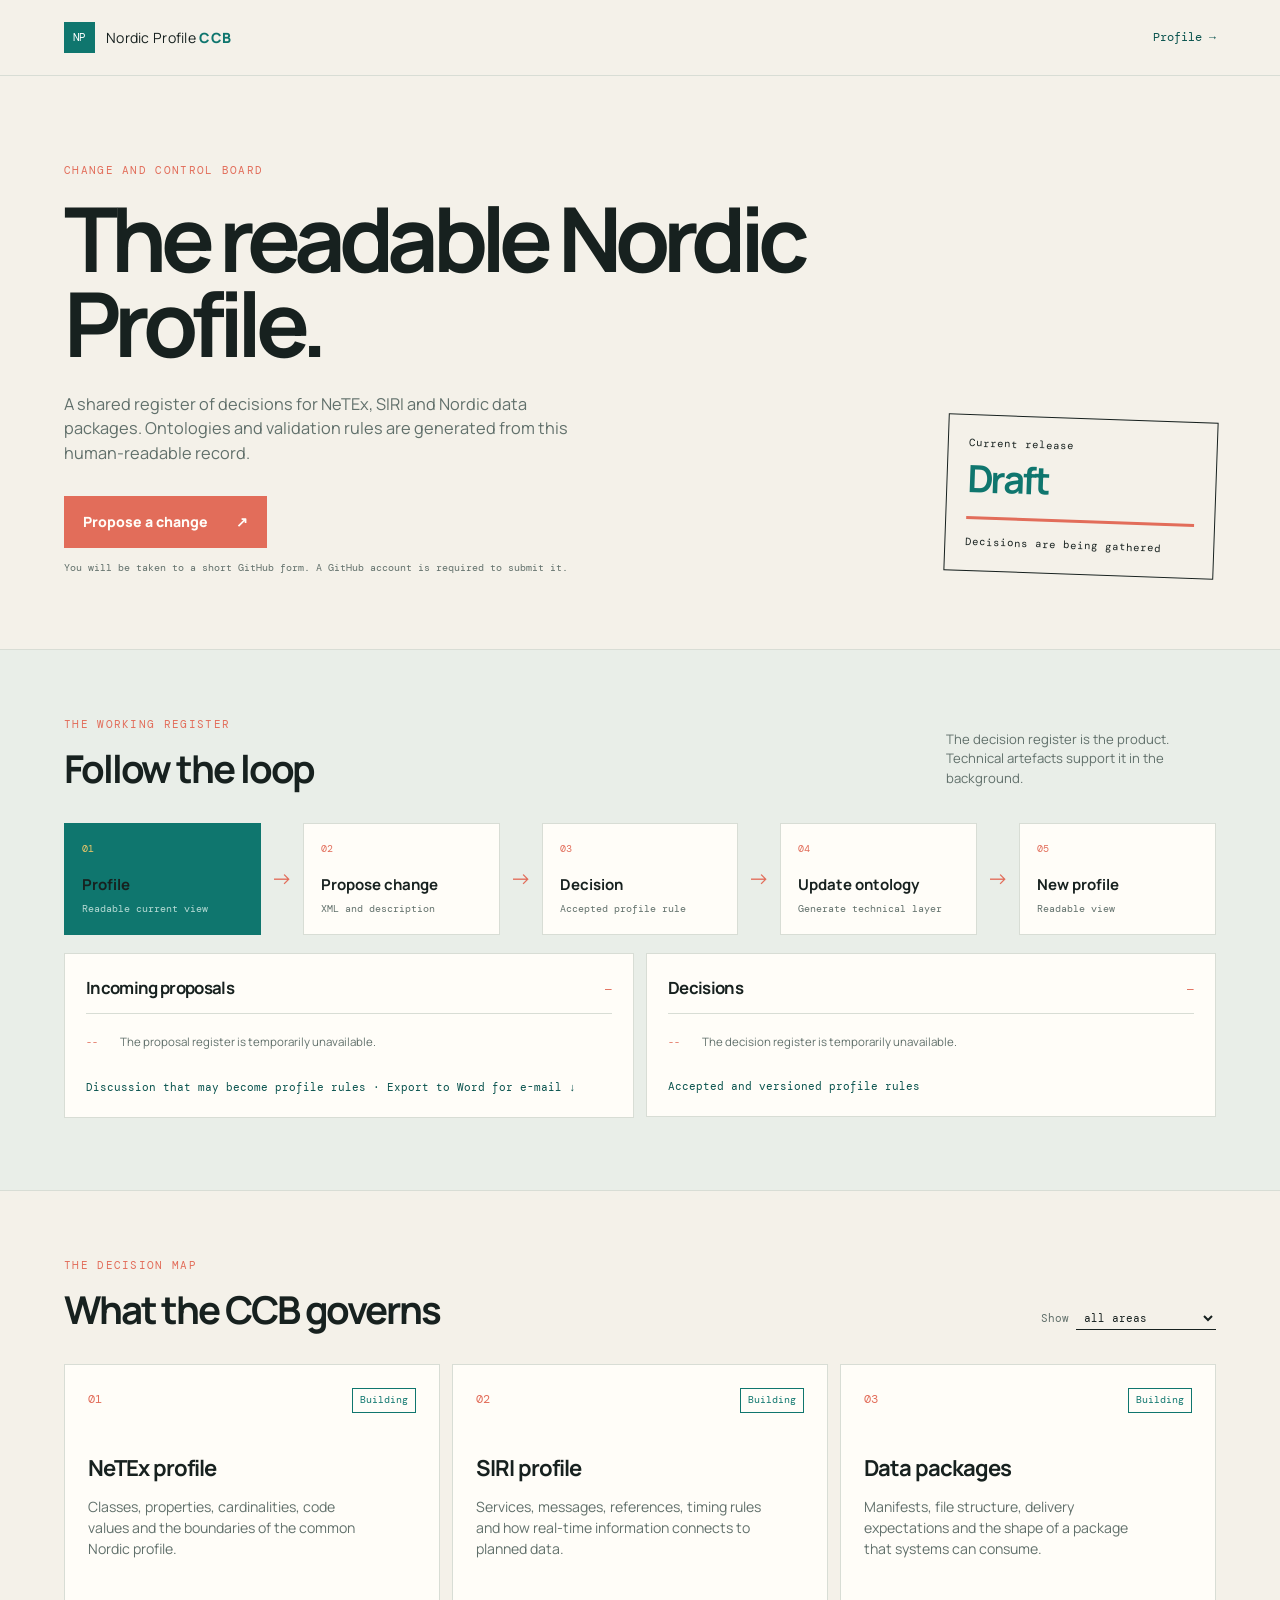
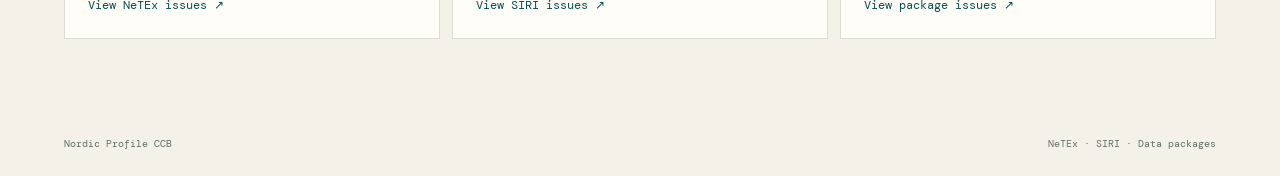
<file: docs/index.html>
<!doctype html>
<html lang="en">
<head>
  <meta charset="utf-8">
  <meta name="viewport" content="width=device-width, initial-scale=1">
  <meta name="description" content="Readable register of Nordic Profile decisions for NeTEx, SIRI and data packages.">
  <title>Nordic Profile CCB</title>
  <link rel="preconnect" href="https://fonts.googleapis.com">
  <link rel="preconnect" href="https://fonts.gstatic.com" crossorigin>
  <link href="https://fonts.googleapis.com/css2?family=DM+Mono:wght@400;500&family=Manrope:wght@400;500;600;700;800&display=swap" rel="stylesheet">
  <link rel="stylesheet" href="styles.css">
</head>
<body>
  <header class="topbar">
    <a class="brand" href=".">
      <span class="brand-mark" aria-hidden="true">NP</span>
      <span>Nordic Profile <strong>CCB</strong></span>
    </a>
    <a class="top-link" href="profile.html">Profile <span aria-hidden="true">→</span></a>
  </header>

  <main>
    <section class="hero">
      <div class="hero-copy">
        <p class="eyebrow">Change and Control Board</p>
        <h1>The readable Nordic Profile.</h1>
        <p class="hero-intro">A shared register of decisions for NeTEx, SIRI and Nordic data packages. Ontologies and validation rules are generated from this human-readable record.</p>
        <a class="primary-action" href="https://github.com/hfjelstad/nordic-profile-change-and-control/issues/new?template=xml-proposal.yml" target="_blank" rel="noreferrer">Propose a change <span aria-hidden="true">↗</span></a>
        <p class="action-note">You will be taken to a short GitHub form. A GitHub account is required to submit it.</p>
      </div>
      <div class="hero-stamp" aria-label="Nordic Profile status">
        <span class="stamp-label">Current release</span>
        <strong>Draft</strong>
        <span class="stamp-rule"></span>
        <span>Decisions are being gathered</span>
      </div>
    </section>

    <section class="workspace" aria-labelledby="workspace-title">
      <div class="section-heading">
        <div>
          <p class="eyebrow">The working register</p>
          <h2 id="workspace-title">Follow the loop</h2>
        </div>
        <p class="section-note">The decision register is the product. Technical artefacts support it in the background.</p>
      </div>
      <div class="loop-strip" aria-label="Closed feedback loop">
        <a class="loop-step loop-step-link loop-step-current" href="profile.html"><span>01</span><strong>Profile</strong><small>Readable current view</small></a>
        <span class="loop-arrow" aria-hidden="true">→</span>
        <a class="loop-step loop-step-link" href="https://github.com/hfjelstad/nordic-profile-change-and-control/issues/new?template=xml-proposal.yml" target="_blank" rel="noreferrer"><span>02</span><strong>Propose change</strong><small>XML and description</small></a>
        <span class="loop-arrow" aria-hidden="true">→</span>
        <div class="loop-step"><span>03</span><strong>Decision</strong><small>Accepted profile rule</small></div>
        <span class="loop-arrow" aria-hidden="true">→</span>
        <div class="loop-step"><span>04</span><strong>Update ontology</strong><small>Generate technical layer</small></div>
        <span class="loop-arrow" aria-hidden="true">→</span>
        <a class="loop-step loop-step-link" href="profile.html"><span>05</span><strong>New profile</strong><small>Readable view</small></a>
      </div>
      <div class="register-grid">
        <article class="register-panel">
          <div class="panel-heading"><h3>Incoming proposals</h3><span class="panel-count" id="issue-count">...</span></div>
          <ul class="register-list" id="issue-list">
            <li class="register-empty"><span class="list-marker">--</span><span>Loading current proposals...</span></li>
          </ul>
          <span class="panel-link panel-link-static">Discussion that may become profile rules · <a class="proposal-cta" href="export.html">Export to Word for e-mail <span aria-hidden="true">↓</span></a></span>
        </article>
        <article class="register-panel">
          <div class="panel-heading"><h3>Decisions</h3><span class="panel-count" id="decision-count">...</span></div>
          <ul class="register-list" id="decision-list">
            <li class="register-empty"><span class="list-marker">--</span><span>Loading the decision register...</span></li>
          </ul>
          <span class="panel-link panel-link-static">Accepted and versioned profile rules</span>
        </article>
      </div>
    </section>

    <section class="areas" aria-labelledby="areas-title">
      <div class="section-heading">
        <div>
          <p class="eyebrow">The decision map</p>
          <h2 id="areas-title">What the CCB governs</h2>
        </div>
        <label class="filter-label" for="area-filter">Show <select id="area-filter"><option value="all">all areas</option><option value="netex">NeTEx</option><option value="siri">SIRI</option><option value="package">Data packages</option></select></label>
      </div>
      <div class="area-grid" id="area-grid">
        <article class="area-card" data-area="netex">
          <div class="area-top"><span class="area-index">01</span><span class="status-pill status-draft">Building</span></div>
          <h3>NeTEx profile</h3>
          <p>Classes, properties, cardinalities, code values and the boundaries of the common Nordic profile.</p>
          <a href="https://github.com/hfjelstad/nordic-profile-change-and-control/issues?q=is%3Aissue+label%3ANeTEx" target="_blank" rel="noreferrer">View NeTEx issues <span aria-hidden="true">↗</span></a>
        </article>
        <article class="area-card" data-area="siri">
          <div class="area-top"><span class="area-index">02</span><span class="status-pill status-draft">Building</span></div>
          <h3>SIRI profile</h3>
          <p>Services, messages, references, timing rules and how real-time information connects to planned data.</p>
          <a href="https://github.com/hfjelstad/nordic-profile-change-and-control/issues?q=is%3Aissue+label%3ASIRI" target="_blank" rel="noreferrer">View SIRI issues <span aria-hidden="true">↗</span></a>
        </article>
        <article class="area-card" data-area="package">
          <div class="area-top"><span class="area-index">03</span><span class="status-pill status-draft">Building</span></div>
          <h3>Data packages</h3>
          <p>Manifests, file structure, delivery expectations and the shape of a package that systems can consume.</p>
          <a href="https://github.com/hfjelstad/nordic-profile-change-and-control/issues?q=is%3Aissue+label%3Adata-package" target="_blank" rel="noreferrer">View package issues <span aria-hidden="true">↗</span></a>
        </article>
      </div>
      <div class="empty-state" id="empty-state" hidden>No decision areas match this filter.</div>
    </section>
  </main>

  <footer class="footer"><span>Nordic Profile CCB</span><span>NeTEx · SIRI · Data packages</span></footer>
  <script src="app.js"></script>
</body>
</html>
</file>
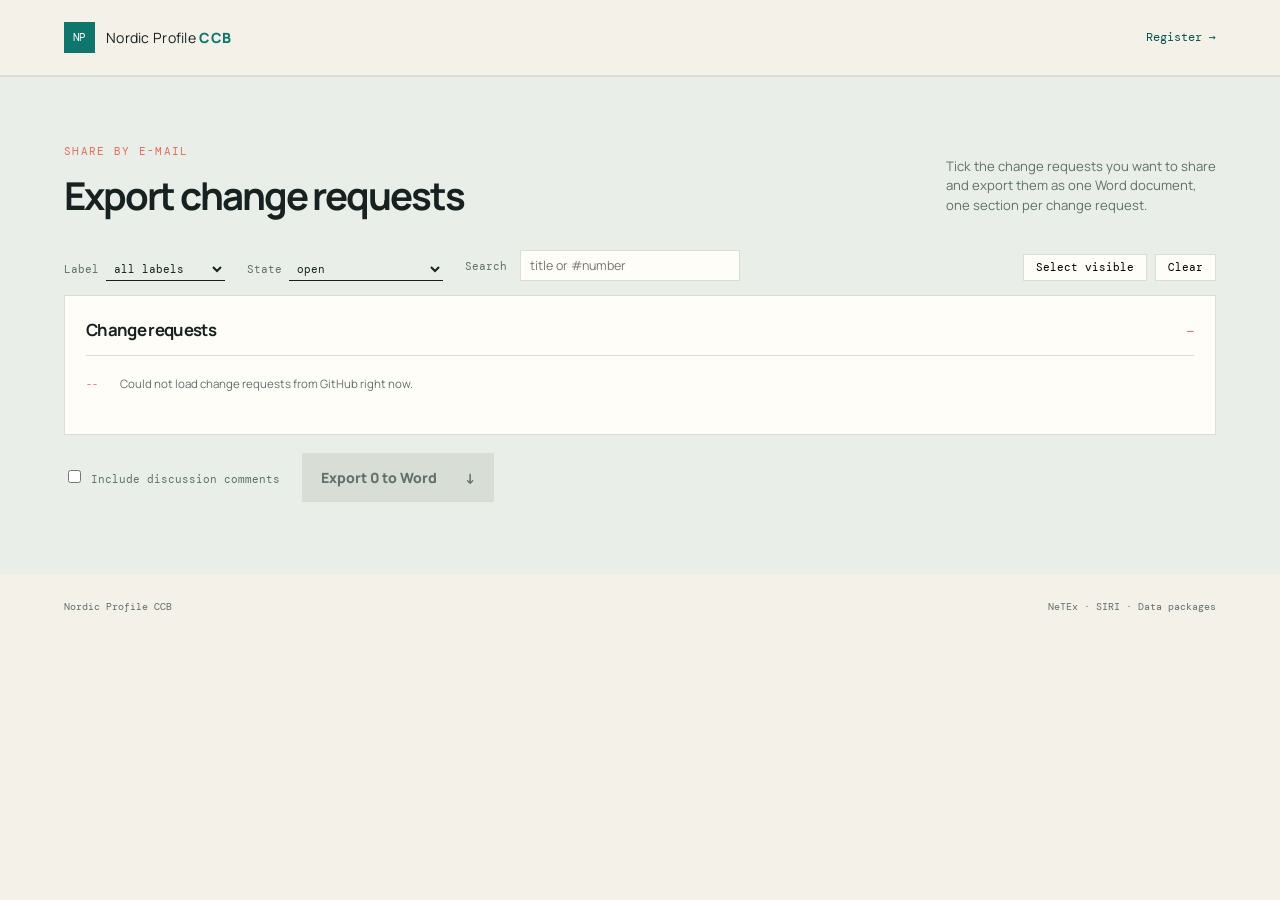
<file: docs/export.html>
<!doctype html>
<html lang="en">
<head>
  <meta charset="utf-8">
  <meta name="viewport" content="width=device-width, initial-scale=1">
  <meta name="description" content="Export selected Nordic Profile change requests to a Word document.">
  <title>Export change requests · Nordic Profile CCB</title>
  <link rel="preconnect" href="https://fonts.googleapis.com">
  <link rel="preconnect" href="https://fonts.gstatic.com" crossorigin>
  <link href="https://fonts.googleapis.com/css2?family=DM+Mono:wght@400;500&family=Manrope:wght@400;500;600;700;800&display=swap" rel="stylesheet">
  <link rel="stylesheet" href="styles.css">
</head>
<body>
  <header class="topbar">
    <a class="brand" href=".">
      <span class="brand-mark" aria-hidden="true">NP</span>
      <span>Nordic Profile <strong>CCB</strong></span>
    </a>
    <a class="top-link" href=".">Register <span aria-hidden="true">→</span></a>
  </header>

  <main>
    <section class="workspace" aria-labelledby="export-title">
      <div class="section-heading">
        <div>
          <p class="eyebrow">Share by e-mail</p>
          <h2 id="export-title">Export change requests</h2>
        </div>
        <p class="section-note">Tick the change requests you want to share and export them as one Word document, one section per change request.</p>
      </div>

      <div class="export-toolbar">
        <label class="filter-label" for="export-label">Label <select id="export-label"><option value="">all labels</option></select></label>
        <label class="filter-label" for="export-state">State <select id="export-state"><option value="open">open</option><option value="all">open and closed</option></select></label>
        <label class="filter-label export-search" for="export-search">Search <input id="export-search" type="search" placeholder="title or #number"></label>
        <span class="export-buttons">
          <button type="button" class="export-secondary" id="export-select-visible">Select visible</button>
          <button type="button" class="export-secondary" id="export-clear">Clear</button>
        </span>
      </div>

      <article class="register-panel">
        <div class="panel-heading"><h3>Change requests</h3><span class="panel-count" id="export-count">...</span></div>
        <ul class="register-list" id="export-list">
          <li class="register-empty"><span class="list-marker">--</span><span>Loading change requests...</span></li>
        </ul>
      </article>

      <div class="export-footer">
        <label class="filter-label"><input type="checkbox" id="export-comments"> Include discussion comments</label>
        <button type="button" class="primary-action export-run" id="export-run" disabled>Export 0 to Word <span aria-hidden="true">↓</span></button>
        <p class="action-note" id="export-status" role="status"></p>
      </div>
    </section>
  </main>

  <footer class="footer"><span>Nordic Profile CCB</span><span>NeTEx · SIRI · Data packages</span></footer>
  <script src="export.js"></script>
</body>
</html>
</file>
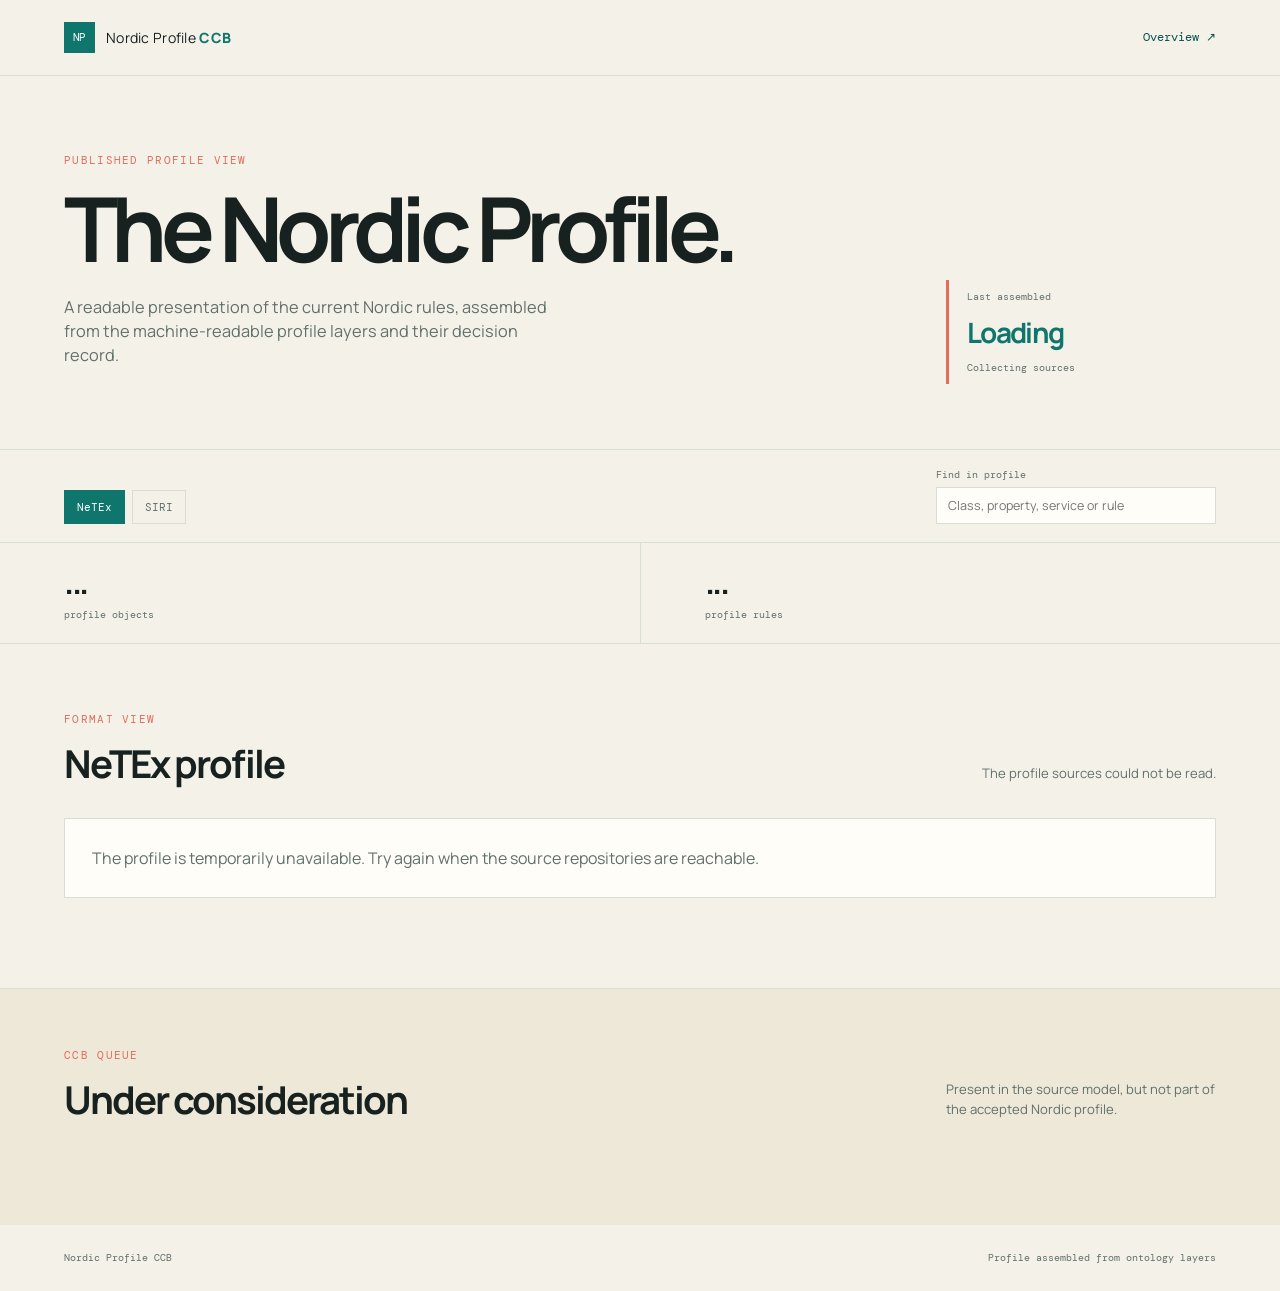
<file: docs/profile.html>
<!doctype html>
<html lang="en">
<head>
  <meta charset="utf-8">
  <meta name="viewport" content="width=device-width, initial-scale=1">
  <meta name="description" content="Readable Nordic Profile assembled from the Nordic NeTEx and SIRI ontology layers.">
  <title>Nordic Profile | CCB</title>
  <link rel="preconnect" href="https://fonts.googleapis.com">
  <link rel="preconnect" href="https://fonts.gstatic.com" crossorigin>
  <link href="https://fonts.googleapis.com/css2?family=DM+Mono:wght@400;500&family=Manrope:wght@400;500;600;700;800&display=swap" rel="stylesheet">
  <link rel="stylesheet" href="styles.css">
</head>
<body class="profile-page">
  <header class="topbar">
    <a class="brand" href="."><span class="brand-mark" aria-hidden="true">NP</span><span>Nordic Profile <strong>CCB</strong></span></a>
    <a class="top-link" href=".">Overview <span aria-hidden="true">↗</span></a>
  </header>
  <main>
    <section class="profile-hero">
      <div>
        <p class="eyebrow">Published profile view</p>
        <h1>The Nordic Profile.</h1>
        <p class="hero-intro">A readable presentation of the current Nordic rules, assembled from the machine-readable profile layers and their decision record.</p>
      </div>
      <div class="profile-meta">
        <span>Last assembled</span>
        <strong id="profile-updated">Loading</strong>
        <small id="profile-source-count">Collecting sources</small>
      </div>
    </section>

    <section class="profile-toolbar" aria-label="Profile controls">
      <div class="profile-tabs" role="tablist" aria-label="Profile area">
        <button class="profile-tab is-active" data-profile-filter="netex" role="tab" aria-selected="true">NeTEx</button>
        <button class="profile-tab" data-profile-filter="siri" role="tab" aria-selected="false">SIRI</button>
      </div>
      <label class="profile-search"><span>Find in profile</span><input id="profile-search" type="search" placeholder="Class, property, service or rule"></label>
    </section>

    <section class="profile-summary" aria-label="Profile summary">
      <div><strong id="term-count">...</strong><span>profile objects</span></div>
      <div><strong id="shape-count">...</strong><span>profile rules</span></div>
    </section>

    <section class="profile-content" aria-labelledby="terms-title">
      <div class="section-heading">
        <div><p class="eyebrow">Format view</p><h2 id="terms-title">NeTEx profile</h2></div>
        <p class="section-note" id="profile-status">Loading the profile...</p>
      </div>
      <div class="profile-list" id="profile-list" aria-live="polite">
        <div class="profile-loading">Reading the ontology layers and assembling the profile.</div>
      </div>
    </section>
    <section class="pending-content" id="pending-panel" aria-labelledby="pending-title">
      <div class="section-heading">
        <div><p class="eyebrow">CCB queue</p><h2 id="pending-title">Under consideration</h2></div>
        <p class="section-note" id="pending-note">Present in the source model, but not part of the accepted Nordic profile.</p>
      </div>
      <div class="pending-list" id="pending-list"></div>
    </section>
    <section class="pending-content" id="national-panel" aria-labelledby="national-title" hidden>
      <div class="section-heading">
        <div><p class="eyebrow">Downstream profiles</p><h2 id="national-title">Implemented in downstream profiles, not in the common profile</h2></div>
        <p class="section-note">Classes a downstream profile (currently Entur) defines on its own profile nodes, on top of the shared Nordic profile.</p>
      </div>
      <div class="pending-list" id="national-list"></div>
    </section>
  </main>
  <footer class="footer"><span>Nordic Profile CCB</span><span>Profile assembled from ontology layers</span></footer>
  <script src="profile.js"></script>
</body>
</html>
</file>
<file: docs/styles.css>
:root {
  --ink: #17211f;
  --muted: #61706b;
  --paper: #f4f1e9;
  --white: #fffdf8;
  --line: #d8ddd5;
  --teal: #0f766e;
  --teal-dark: #09534e;
  --coral: #e26d5a;
  --yellow: #f3c969;
  --mono: "DM Mono", monospace;
  --sans: "Manrope", sans-serif;
}

* { box-sizing: border-box; }
html { background: var(--paper); scroll-behavior: smooth; }
body { margin: 0; color: var(--ink); font-family: var(--sans); line-height: 1.5; }
a { color: inherit; }
.topbar { align-items: center; border-bottom: 1px solid var(--line); display: flex; justify-content: space-between; margin: 0 auto; max-width: 1280px; padding: 22px 5vw; }
.brand { align-items: center; display: flex; font-size: .88rem; gap: 11px; letter-spacing: .02em; text-decoration: none; }
.brand strong { color: var(--teal); font-weight: 800; }
.brand-mark { align-items: center; background: var(--teal); color: white; display: inline-flex; font-family: var(--mono); font-size: .7rem; height: 31px; justify-content: center; letter-spacing: -.06em; width: 31px; }
.top-link, .area-card a { color: var(--teal-dark); font-family: var(--mono); font-size: .72rem; text-decoration: none; }
.top-link:hover, .area-card a:hover { color: var(--coral); }
main { margin: 0 auto; max-width: 1280px; }
.hero { align-items: end; display: grid; gap: 8vw; grid-template-columns: minmax(0, 1fr) 270px; min-height: 490px; padding: 86px 5vw 74px; }
.eyebrow { color: var(--coral); font-family: var(--mono); font-size: .68rem; letter-spacing: .12em; margin: 0 0 18px; text-transform: uppercase; }
h1, h2, h3, p { margin-top: 0; }
h1 { font-size: clamp(3rem, 7vw, 6.7rem); letter-spacing: -.075em; line-height: .94; margin-bottom: 27px; max-width: 800px; }
h2 { font-size: clamp(1.65rem, 3vw, 2.65rem); letter-spacing: -.055em; line-height: 1; margin-bottom: 0; }
h3 { font-size: 1.38rem; letter-spacing: -.04em; margin-bottom: 12px; }
.hero-intro { color: var(--muted); font-size: 1.02rem; max-width: 510px; }
.primary-action { background: var(--coral); color: #fffdf8; display: inline-flex; font-size: .88rem; font-weight: 800; gap: 28px; margin-top: 15px; padding: 15px 19px; text-decoration: none; }
.primary-action:hover { background: var(--teal); }
.action-note { color: var(--muted); font-family: var(--mono); font-size: .64rem; margin: 12px 0 0; }
.hero-stamp { border: 1px solid var(--ink); display: flex; flex-direction: column; gap: 8px; padding: 20px; transform: rotate(2deg); }
.hero-stamp strong { color: var(--teal); font-size: 2.35rem; letter-spacing: -.07em; line-height: 1; }
.stamp-label, .hero-stamp > span:last-child { font-family: var(--mono); font-size: .66rem; }
.stamp-rule { background: var(--coral); height: 3px; margin: 12px 0 7px; width: 100%; }
.dashboard, .workspace, .areas { border-top: 1px solid var(--line); padding: 66px 5vw 72px; }
.section-heading { align-items: end; display: flex; justify-content: space-between; margin-bottom: 34px; }
.section-note { color: var(--muted); font-size: .82rem; margin: 0; max-width: 270px; }
.workspace { background: #e9eee8; }
.loop-strip { align-items: stretch; display: grid; gap: 10px; grid-template-columns: 1fr auto 1fr auto 1fr auto 1fr auto 1fr; margin-bottom: 18px; }
.loop-step { background: var(--white); border: 1px solid var(--line); display: flex; flex-direction: column; min-height: 112px; padding: 17px; }
.loop-step-current { background: var(--teal); border-color: var(--teal); color: white; }
.loop-step-link { color: inherit; text-decoration: none; }
.loop-step-link:hover { border-color: var(--coral); color: var(--teal-dark); }
.loop-step span { color: var(--coral); font-family: var(--mono); font-size: .65rem; margin-bottom: 18px; }
.loop-step-current span { color: var(--yellow); }
.loop-step strong { font-size: .94rem; }
.loop-step small { color: var(--muted); font-family: var(--mono); font-size: .61rem; margin-top: auto; }
.loop-step-current small { color: #b7dbd5; }
.loop-arrow { align-self: center; color: var(--coral); font-size: 1.35rem; }
.register-grid { align-items: start; display: grid; gap: 12px; grid-template-columns: repeat(2, 1fr); }
.register-panel { background: var(--white); border: 1px solid var(--line); display: flex; flex-direction: column; min-height: 140px; padding: 21px; }
.panel-heading { align-items: baseline; border-bottom: 1px solid var(--line); display: flex; justify-content: space-between; margin-bottom: 5px; padding-bottom: 13px; }
.panel-heading h3 { font-size: 1.05rem; margin: 0; }
.panel-count { color: var(--coral); font-family: var(--mono); font-size: .68rem; }
.register-list { list-style: none; margin: 0; padding: 0; }
.register-list li { align-items: flex-start; border-bottom: 1px solid var(--line); display: flex; gap: 12px; padding: 14px 0; }
.register-list li:last-child { border-bottom: 0; }
.list-marker { color: var(--coral); flex: 0 0 22px; font-family: var(--mono); font-size: .63rem; padding-top: 2px; }
.register-list a { color: var(--ink); text-decoration: none; }
.register-list a:hover { color: var(--teal); }
.register-list strong, .register-list small { display: block; }
.register-list strong { font-size: .78rem; }
.register-list small, .register-empty { color: var(--muted); font-size: .72rem; }
.register-list small { font-family: var(--mono); margin-top: 3px; }
.panel-link { color: var(--teal-dark); font-family: var(--mono); font-size: .66rem; margin-top: auto; padding-top: 15px; text-decoration: none; }
.panel-link:hover { color: var(--coral); }
.filter-label { color: var(--muted); font-family: var(--mono); font-size: .7rem; }

.proposal-item { display: block; padding: 0; }
.proposal-toggle { align-items: flex-start; background: none; border: 0; cursor: pointer; display: flex; font: inherit; gap: 12px; padding: 14px 0; text-align: left; width: 100%; }
.proposal-toggle:hover strong { color: var(--teal); }
.proposal-toggle[aria-expanded="true"] .list-marker { color: var(--teal); }
.proposal-detail { border-top: 1px dashed var(--line); margin: 0 0 14px; padding: 12px 0 0 34px; }
.proposal-description { color: var(--ink); font-size: .74rem; margin: 0 0 10px; white-space: pre-wrap; }
.proposal-check { background: var(--paper, #f7f5f0); border: 1px solid var(--line); font-family: var(--mono); font-size: .66rem; margin: 0 0 10px; max-height: 260px; overflow: auto; padding: 10px; white-space: pre-wrap; }
.proposal-cta { color: var(--teal-dark); display: inline-block; font-family: var(--mono); font-size: .68rem; text-decoration: none; }
.proposal-cta:hover { color: var(--coral); }
.proposal-loading { color: var(--muted); font-size: .72rem; margin: 0 0 10px; }
.proposal-actions { align-items: center; display: flex; gap: 16px; flex-wrap: wrap; }
.proposal-accept { background: var(--ink); border: 0; color: var(--white); cursor: pointer; font-family: var(--mono); font-size: .66rem; padding: 6px 14px; }
.proposal-accept:hover { background: var(--teal); }
.proposal-accept-status { color: var(--muted); font-family: var(--mono); font-size: .68rem; margin: 8px 0 0; }
.export-toolbar { align-items: end; display: flex; flex-wrap: wrap; gap: 22px; margin-bottom: 14px; }
.export-search input { background: var(--white); border: 1px solid var(--line); color: var(--ink); font: .78rem var(--sans); margin-left: 6px; min-width: 220px; padding: 6px 9px; }
.export-buttons { display: flex; gap: 8px; margin-left: auto; }
.export-secondary { background: var(--white); border: 1px solid var(--line); cursor: pointer; font: .66rem var(--mono); padding: 6px 12px; }
.export-secondary:hover { border-color: var(--teal); color: var(--teal); }
.export-item { align-items: flex-start; cursor: pointer; display: flex; gap: 12px; width: 100%; }
.export-item input { accent-color: var(--teal); margin-top: 3px; }
.export-footer { align-items: center; display: flex; flex-wrap: wrap; gap: 22px; margin-top: 18px; }
.export-run { border: 0; cursor: pointer; font-family: inherit; margin-top: 0; }
.export-run:disabled { background: var(--line); color: var(--muted); cursor: not-allowed; }
select { background: transparent; border: 0; border-bottom: 1px solid var(--ink); color: var(--ink); font: inherit; padding: 3px 25px 3px 4px; }
.area-grid { display: grid; gap: 12px; grid-template-columns: repeat(3, 1fr); }
.area-card { background: var(--white); border: 1px solid var(--line); display: flex; flex-direction: column; min-height: 275px; padding: 23px; }
.area-card p { color: var(--muted); font-size: .88rem; max-width: 290px; }
.area-card a { margin-top: auto; }
.area-top { align-items: center; display: flex; justify-content: space-between; margin-bottom: 38px; }
.area-index { color: var(--coral); font-family: var(--mono); font-size: .73rem; }
.status-pill { border: 1px solid currentColor; font-family: var(--mono); font-size: .62rem; padding: 4px 7px; }
.status-draft { color: var(--teal); }
.empty-state { color: var(--muted); padding: 30px 0 0; }
.footer { color: var(--muted); display: flex; font-family: var(--mono); font-size: .65rem; justify-content: space-between; margin: 0 auto; max-width: 1280px; padding: 25px 5vw; }
.profile-hero { align-items: end; display: grid; gap: 8vw; grid-template-columns: minmax(0, 1fr) 270px; padding: 76px 5vw 65px; }
.profile-hero h1 { margin-bottom: 24px; }
.profile-meta { border-left: 3px solid var(--coral); display: flex; flex-direction: column; gap: 7px; padding: 9px 0 9px 18px; }
.profile-meta span, .profile-meta small { color: var(--muted); font-family: var(--mono); font-size: .64rem; }
.profile-meta strong { color: var(--teal); font-size: 1.75rem; letter-spacing: -.06em; }
.profile-toolbar { align-items: end; border-bottom: 1px solid var(--line); border-top: 1px solid var(--line); display: flex; justify-content: space-between; padding: 18px 5vw; }
.profile-tabs { display: flex; gap: 7px; }
.profile-tab { background: transparent; border: 1px solid var(--line); color: var(--muted); cursor: pointer; font: .68rem var(--mono); padding: 9px 12px; }
.profile-tab:hover, .profile-tab.is-active { background: var(--teal); border-color: var(--teal); color: white; }
.profile-search { color: var(--muted); display: flex; flex-direction: column; font: .62rem var(--mono); gap: 6px; }
.profile-search input { background: var(--white); border: 1px solid var(--line); color: var(--ink); font: .78rem var(--sans); min-width: 280px; padding: 9px 11px; }
.profile-summary { display: grid; grid-template-columns: repeat(2, 1fr); gap: 1px; background: var(--line); border-bottom: 1px solid var(--line); }
.profile-summary div { background: var(--paper); display: flex; flex-direction: column; padding: 22px 5vw; }
.profile-summary strong { font-size: 2.1rem; letter-spacing: -.07em; line-height: 1; }
.profile-summary span { color: var(--muted); font: .64rem var(--mono); margin-top: 9px; }
.profile-context { background: #e9eee8; border-bottom: 1px solid var(--line); padding: 58px 5vw 64px; }
.context-grid { display: grid; gap: 10px; grid-template-columns: .7fr .7fr 1.6fr; }
.context-card { background: var(--white); border: 1px solid var(--line); display: flex; flex-direction: column; min-height: 115px; padding: 18px; }
.context-card span { color: var(--coral); font: .62rem var(--mono); text-transform: uppercase; }
.context-card strong { font-size: 1.2rem; letter-spacing: -.04em; margin-top: 16px; }
.context-card small { color: var(--muted); font: .62rem var(--mono); margin-top: auto; }
.context-tags { display: flex; flex-wrap: wrap; gap: 7px; margin-top: 17px; }
.context-tags span { background: #dce8df; color: var(--teal-dark); font-size: .62rem; padding: 7px 9px; text-transform: none; }
.profile-content { padding: 67px 5vw 90px; }
.profile-list { display: grid; gap: 10px; grid-template-columns: repeat(2, minmax(0, 1fr)); }
.profile-entry { background: var(--white); border: 1px solid var(--line); display: flex; min-height: 180px; padding: 21px; }
.entry-marker { color: var(--coral); flex: 0 0 48px; font: .6rem var(--mono); padding-top: 4px; }
.entry-body { min-width: 0; }
.entry-heading { align-items: baseline; display: flex; gap: 12px; justify-content: space-between; }
.entry-heading h3 { font-size: 1.08rem; margin-bottom: 0; }
.entry-heading span { color: var(--teal); font: .59rem var(--mono); white-space: nowrap; }
.entry-body p { color: var(--muted); font-size: .8rem; margin: 16px 0; }
.entry-body code { background: #e9eee8; color: var(--teal-dark); display: block; font: .64rem var(--mono); overflow-wrap: anywhere; padding: 7px 9px; }
.entry-body small { color: var(--muted); display: block; font: .6rem var(--mono); margin-top: 12px; }
.profile-rule { min-height: 130px; }
.profile-rule .entry-body p { margin: 10px 0; }
.object-rules { border-left: 2px solid var(--coral); display: flex; flex-direction: column; gap: 6px; margin: 16px 0 3px; padding-left: 11px; }
.object-rules strong { color: var(--teal-dark); font: .63rem var(--mono); text-transform: uppercase; }
.object-rules span { color: var(--muted); font-size: .71rem; }
.object-rules code { background: transparent; display: inline; font-size: .62rem; padding: 0; }
.object-fields { border-left: 2px solid var(--teal); display: flex; flex-direction: column; gap: 6px; margin: 16px 0 3px; padding-left: 11px; }
.object-fields strong { color: var(--teal-dark); font: .63rem var(--mono); text-transform: uppercase; }
.object-fields span { color: var(--muted); font-size: .71rem; }
.object-fields code { background: transparent; display: inline; font-size: .62rem; padding: 0; }
.object-fields .more { color: var(--coral); font-style: italic; }
.object-structure { border-left: 2px solid var(--muted); display: flex; flex-direction: column; gap: 6px; margin: 16px 0 3px; padding-left: 11px; }
.object-structure strong { color: var(--teal-dark); font: .63rem var(--mono); text-transform: uppercase; }
.object-structure span { color: var(--muted); font-size: .71rem; }
.object-structure code { background: transparent; display: inline; font-size: .62rem; padding: 0; }
.object-links { display: flex; flex-wrap: wrap; gap: 8px; margin-top: 15px; }
.object-links a { border-bottom: 1px solid var(--teal); color: var(--teal-dark); font: .63rem var(--mono); text-decoration: none; text-transform: capitalize; }
.object-links a:hover { border-color: var(--coral); color: var(--coral); }
.object-doc-path { border-left: 2px solid var(--teal); display: flex; flex-direction: column; gap: 5px; margin-top: 15px; padding-left: 11px; }
.object-doc-path strong { color: var(--teal-dark); font: .63rem var(--mono); text-transform: uppercase; }
.object-doc-path code { background: transparent; color: var(--muted); font-size: .62rem; overflow-wrap: anywhere; padding: 0; }
.profile-loading { background: var(--white); border: 1px solid var(--line); color: var(--muted); grid-column: 1 / -1; padding: 27px; }
.pending-content { background: #eee8d8; border-top: 1px solid var(--line); padding: 58px 5vw 72px; }
.pending-list { display: grid; grid-template-columns: minmax(0, 1fr); }
.pending-entry { background: var(--white); border: 1px solid #d9cba8; display: flex; max-width: 680px; padding: 21px; }
.pending-entry .entry-heading span { color: var(--coral); }
@media (max-width: 720px) {
  .topbar { padding: 18px 6vw; }
  .top-link { font-size: .65rem; }
  .hero { display: block; min-height: auto; padding: 68px 6vw 62px; }
  h1 { font-size: clamp(3rem, 15vw, 5rem); }
  .hero-stamp { margin-top: 54px; max-width: 270px; }
  .profile-hero { display: block; padding: 58px 6vw 48px; }
  .profile-meta { margin-top: 42px; max-width: 270px; }
  .profile-toolbar { align-items: start; display: block; padding: 17px 6vw; }
  .profile-search { margin-top: 17px; }
  .profile-search input { min-width: 0; width: 100%; }
  .profile-summary div { padding: 18px 6vw; }
  .profile-context { padding: 50px 6vw 55px; }
  .context-grid { grid-template-columns: 1fr 1fr; }
  .context-card-wide { grid-column: 1 / -1; }
  .profile-content { padding: 50px 6vw 65px; }
  .profile-list { grid-template-columns: 1fr; }
  .pending-content { padding: 50px 6vw 65px; }
  .dashboard, .workspace, .areas { padding: 50px 6vw; }
  .section-heading { align-items: start; display: block; }
  .section-note { margin-top: 18px; }
  .loop-strip { gap: 0; grid-template-columns: 1fr; }
  .loop-arrow { display: none; }
  .loop-step { min-height: 92px; }
  .loop-step + .loop-step { border-top: 0; }
  .register-grid { grid-template-columns: 1fr; }
  .area-grid { grid-template-columns: 1fr; }
  .footer { display: block; padding: 23px 6vw; }
  .footer span { display: block; margin-bottom: 8px; }
}
</file>
